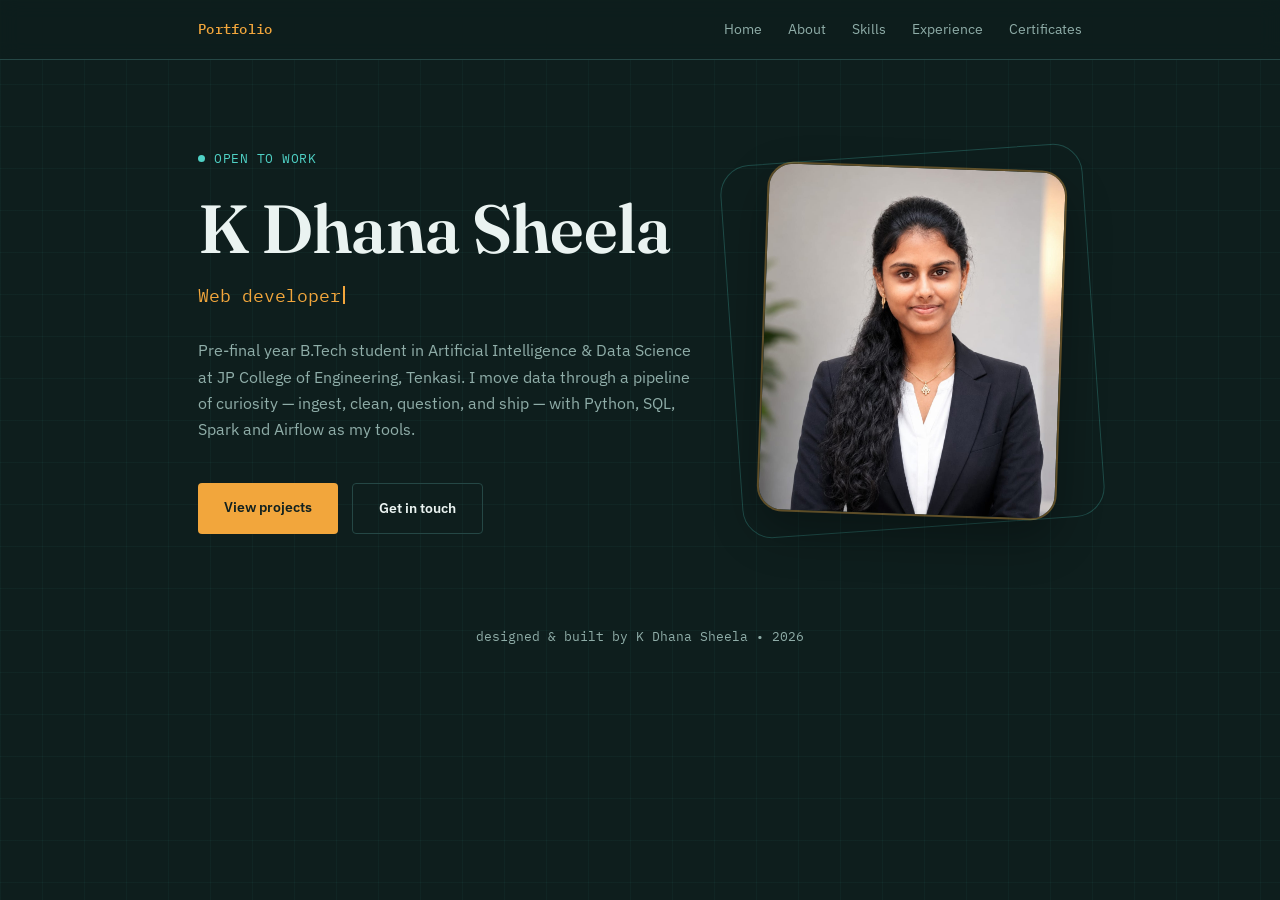
<file: index.html>
<!DOCTYPE html>
<html>

<head>
     <meta charset="UTF-8">
     <meta name="viewport" content="width=device-width, initial-scale=1.0">
     <title>Home | K Dhana Sheela</title>
     <link rel="stylesheet" href="style.css">
     <link rel="preconnect" href="https://fonts.googleapis.com">
     <link rel="preconnect" href="https://fonts.gstatic.com" crossorigin>
     <link href="https://fonts.googleapis.com/css2?family=Fraunces:opsz,wght@9..144,400;9..144,600;9..144,700&family=IBM+Plex+Sans:wght@400;500;600&family=IBM+Plex+Mono:wght@400;500&display=swap"
          rel="stylesheet">

</head>

<body>

<nav>
     <div class="wrap">
          <a class="logo" href="index.html"><span>Portfolio</span></a>
          <div class="navlinks">
               <a href="index.html">Home</a>
               <a href="about.html">About</a>
               <a href="skills.html">Skills</a>
               <a href="experience.html">Experience</a>
               <a href="certificate.html">Certificates</a>
               
               
          </div>
     </div>
</nav>

<header class="hero">
     <div class="wrap hero-grid">
          <div class="hero-copy">
               <div class="eyebrow">OPEN TO WORK</div>
               <h1>K Dhana Sheela</h1>
               <div class="role-line" id="roleLine"></div>
               <p class="lede">Pre-final year B.Tech student in Artificial Intelligence &amp; Data Science at JP College of
                    Engineering, Tenkasi. I move data through a pipeline of curiosity — ingest, clean, question, and ship —
                    with Python, SQL, Spark and Airflow as my tools.</p>
               <div class="cta-row">
                    <a href="projects.html" class="btn btn-primary">View projects</a>
                    <a href="contact.html" class="btn btn-ghost">Get in touch</a>
               </div>

               
          </div>

          <div class="hero-photo">
               <img src="image/photo.png" width="300" height="350" alt="K Dhana Sheela">
          </div>
     </div>
</header>
<footer>designed &amp; built by K Dhana Sheela • <span id="year"></span></footer>
     <script src="script.js"></script>
</body>

</html>
</file>
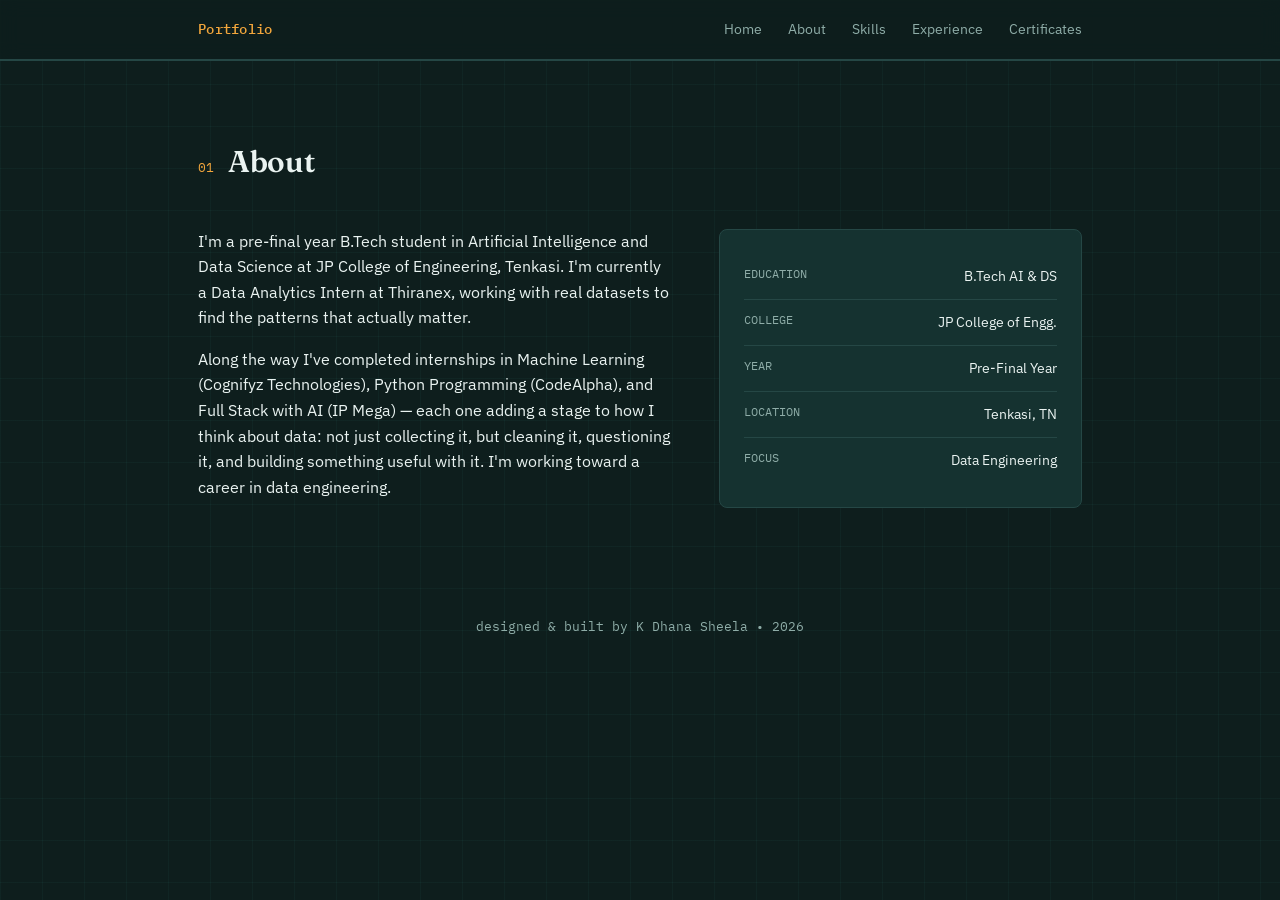
<file: about.html>
<!DOCTYPE html>
<html lang="en">

<head>
     <meta charset="UTF-8">
     <meta name="viewport" content="width=device-width, initial-scale=1.0">
     <title>About | K Dhana Sheela</title>
     <link rel="stylesheet" href="style.css">
     <link rel="preconnect" href="https://fonts.googleapis.com">
     <link rel="preconnect" href="https://fonts.gstatic.com" crossorigin>
     <link href="https://fonts.googleapis.com/css2?family=Fraunces:opsz,wght@9..144,400;9..144,600;9..144,700&family=IBM+Plex+Sans:wght@400;500;600&family=IBM+Plex+Mono:wght@400;500&display=swap"
          rel="stylesheet">
</head>

<body>
     <nav>
          <div class="wrap">
               <a class="logo" href="index.html"><span>Portfolio</span></a>
               <div class="navlinks">
                    <a href="index.html">Home</a>
                    <a href="about.html">About</a>
                    <a href="skills.html">Skills</a>
                    <a href="experience.html">Experience</a>
                    <a href="certificate.html">Certificates</a>
                    
                    
                    
               </div>
          </div>
     </nav>

     <section class="section" id="about">
          <div class="wrap">
               <div class="sec-head"><span class="sec-num">01</span><span class="sec-title">About</span></div>
               <div class="about-grid">
                    <div>
                         <p>I'm a pre-final year B.Tech student in Artificial Intelligence and Data Science at JP College of
                              Engineering, Tenkasi. I'm currently a Data Analytics Intern at Thiranex, working with real
                              datasets to find the patterns that actually matter.</p>
                         <p>Along the way I've completed internships in Machine Learning (Cognifyz Technologies), Python
                              Programming (CodeAlpha), and Full Stack with AI (IP Mega) — each one adding a stage to how I
                              think about data: not just collecting it, but cleaning it, questioning it, and building
                              something useful with it. I'm working toward a career in data engineering.</p>
                    </div>
                    <div class="info-card">
                         <div class="info-row"><span class="label">EDUCATION</span><span>B.Tech AI &amp; DS</span></div>
                         <div class="info-row"><span class="label">COLLEGE</span><span>JP College of Engg.</span></div>
                         <div class="info-row"><span class="label">YEAR</span><span>Pre-Final Year</span></div>
                         <div class="info-row"><span class="label">LOCATION</span><span>Tenkasi, TN</span></div>
                         <div class="info-row"><span class="label">FOCUS</span><span>Data Engineering</span></div>
                    </div>
               </div>
          </div>
     </section>

     <footer>designed &amp; built by K Dhana Sheela • <span id="year"></span></footer>
     <script src="script.js"></script>
</body>

</html>
</file>
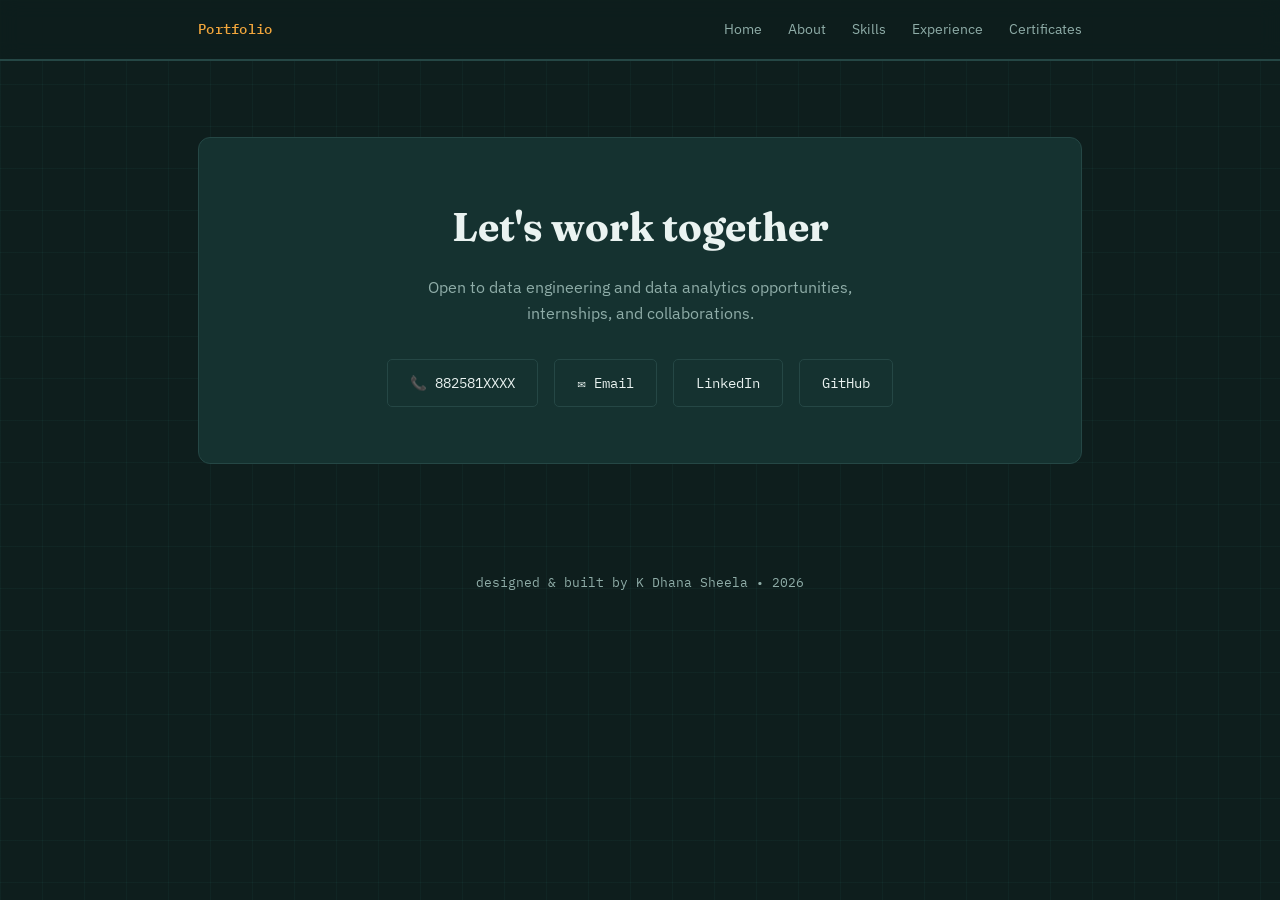
<file: contact.html>
<!DOCTYPE html>
<html lang="en">

<head>
     <meta charset="UTF-8">
     <meta name="viewport" content="width=device-width, initial-scale=1.0">
     <title>Contact | K Dhana Sheela</title>
     <link rel="stylesheet" href="style.css">
     <link rel="preconnect" href="https://fonts.googleapis.com">
     <link rel="preconnect" href="https://fonts.gstatic.com" crossorigin>
     <link href="https://fonts.googleapis.com/css2?family=Fraunces:opsz,wght@9..144,400;9..144,600;9..144,700&family=IBM+Plex+Sans:wght@400;500;600&family=IBM+Plex+Mono:wght@400;500&display=swap"
          rel="stylesheet">
</head>

<body>
     <nav>
          <div class="wrap">
               <a class="logo" href="index.html"><span>Portfolio</span></a>
               <div class="navlinks">
                    <a href="index.html">Home</a>
                    <a href="about.html">About</a>
                    <a href="skills.html">Skills</a>
                    <a href="experience.html">Experience</a>
                    <a href="certificate.html">Certificates</a>
                    
                    
                    
               </div>
          </div>
     </nav>

     <section class="section" id="contact">
          <div class="wrap">
               <div class="contact-box">
                    <h2>Let's work together</h2>
                    <p>Open to data engineering and data analytics opportunities, internships, and collaborations.</p>
                    <div class="contact-links">
                         <a href="tel:8825814987">📞 882581XXXX</a>
                         <a href="mailto:nalansheela@gmail.com">✉️ Email</a>
                         <a href="https://www.linkedin.com/in/k-dhana-sheela-a6aa27314" target="_blank"
                              rel="noopener">LinkedIn</a>
                         <a href="https://github.com/nalansheela-eng" target="_blank" rel="noopener">GitHub</a>
                    </div>
               </div>
          </div>
     </section>

     <footer>designed &amp; built by K Dhana Sheela • <span id="year"></span></footer>
     <script src="script.js"></script>
</body>

</html>
</file>
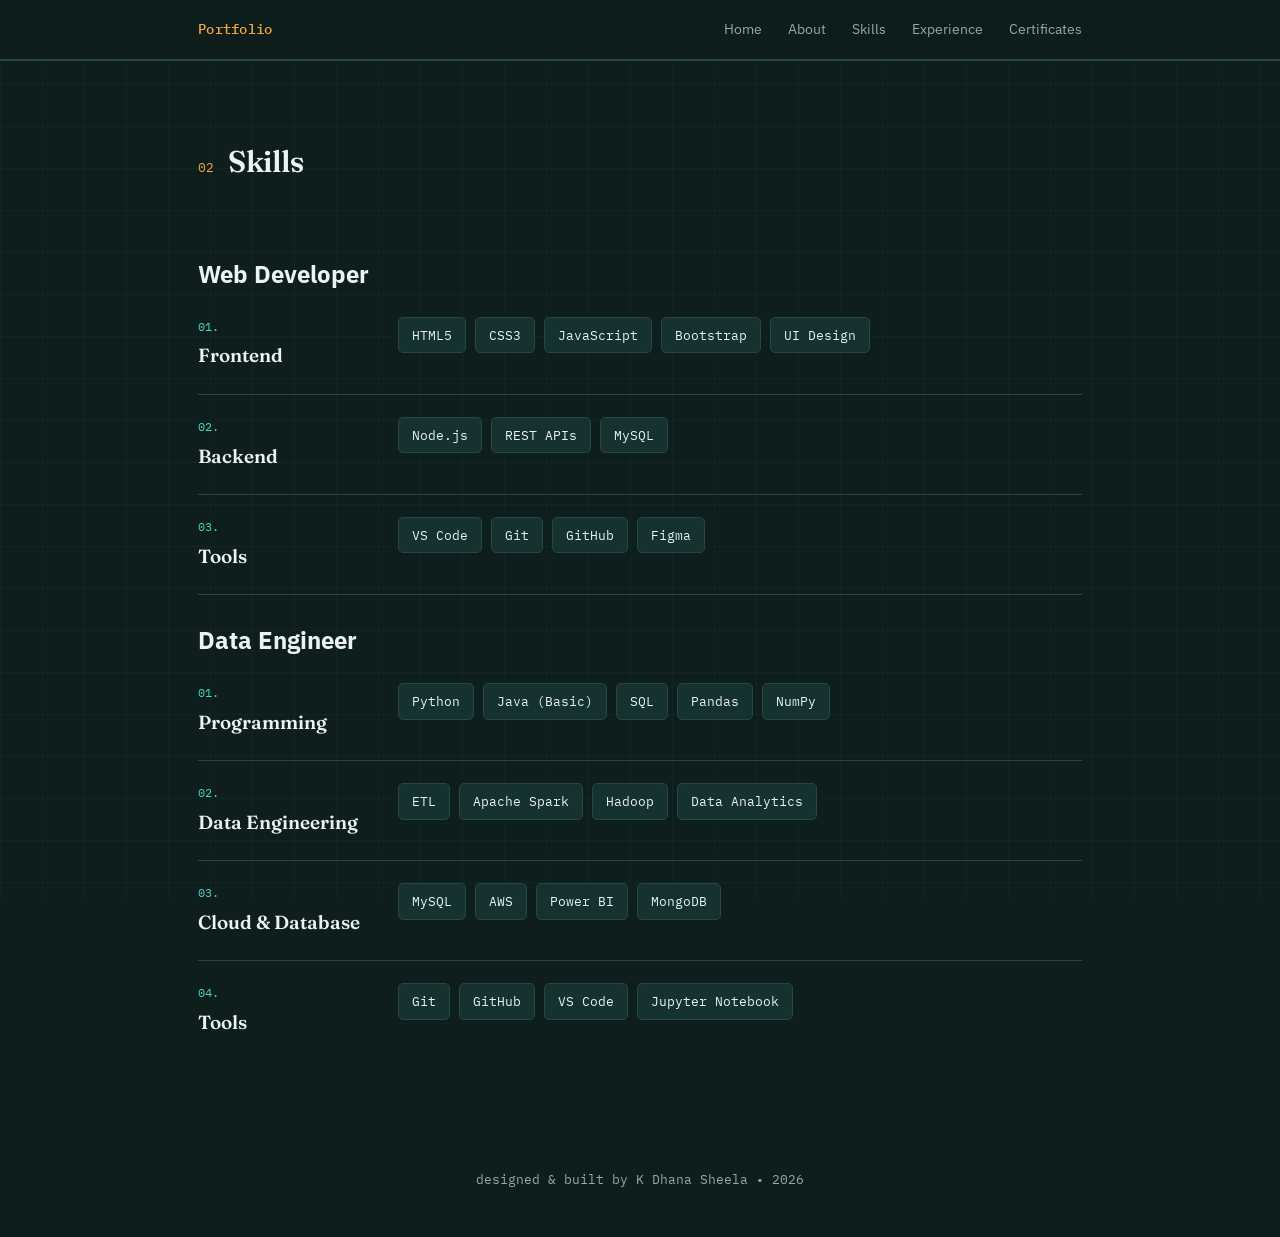
<file: skills.html>
<!DOCTYPE html>
<html lang="en">

<head>
     <meta charset="UTF-8">
     <meta name="viewport" content="width=device-width, initial-scale=1.0">
     <title>Skills | K Dhana Sheela</title>
     <link rel="stylesheet" href="style.css">
     <link rel="preconnect" href="https://fonts.googleapis.com">
     <link rel="preconnect" href="https://fonts.gstatic.com" crossorigin>
     <link href="https://fonts.googleapis.com/css2?family=Fraunces:opsz,wght@9..144,400;9..144,600;9..144,700&family=IBM+Plex+Sans:wght@400;500;600&family=IBM+Plex+Mono:wght@400;500&display=swap"
          rel="stylesheet">
</head>

<body>
     <nav>
          <div class="wrap"> <a class="logo" href="index.html"><span>Portfolio</span></a>
               <div class="navlinks"> 
                    <a href="index.html">Home</a>
                    <a href="about.html">About</a>
                    <a href="skills.html">Skills</a>
                    <a href="experience.html">Experience</a>
                    <a href="certificate.html">Certificates</a>
                    
               </div>
          </div>
     </nav>


<section class="section" id="skills">
     <div class="wrap">
          <div class="sec-head">
               <span class="sec-num">02</span>
               <span class="sec-title">Skills</span>
          </div>

          <br>

          <!-- Web Developer -->
          <h2>Web Developer</h2>

          <!-- Frontend -->
          <div class="skill-stage">
               <div>
                    <div class="stage-label">01.</div>
                    <div class="stage-name">Frontend</div>
               </div>
               <div class="chips">
                    <span class="chip">HTML5</span>
                    <span class="chip">CSS3</span>
                    <span class="chip">JavaScript</span>
                    <span class="chip">Bootstrap</span>
                    <span class="chip">UI Design</span>
               </div>
          </div>

          <!-- Backend -->
          <div class="skill-stage">
               <div>
                    <div class="stage-label">02.</div>
                    <div class="stage-name">Backend</div>
               </div>
               <div class="chips">
                    <span class="chip">Node.js</span>
                    <span class="chip">REST APIs</span>
                    <span class="chip">MySQL</span>
               </div>
          </div>

          <!-- Tools -->
          <div class="skill-stage">
               <div>
                    <div class="stage-label">03.</div>
                    <div class="stage-name">Tools</div>
               </div>
               <div class="chips">
                    <span class="chip">VS Code</span>
                    <span class="chip">Git</span>
                    <span class="chip">GitHub</span>
                    <span class="chip">Figma</span>
               </div>
          </div>

          <br>

          <!-- Data Engineer -->
          <h2>Data Engineer</h2>

          <!-- Programming -->
          <div class="skill-stage">
               <div>
                    <div class="stage-label">01.</div>
                    <div class="stage-name">Programming</div>
               </div>
               <div class="chips">
                    <span class="chip">Python</span>
                    <span class="chip">Java (Basic)</span>
                    <span class="chip">SQL</span>
                    <span class="chip">Pandas</span>
                    <span class="chip">NumPy</span>
               </div>
          </div>

          <!-- Data Engineering -->
          <div class="skill-stage">
               <div>
                    <div class="stage-label">02.</div>
                    <div class="stage-name">Data Engineering</div>
               </div>
               <div class="chips">
                    <span class="chip">ETL</span>
                    <span class="chip">Apache Spark</span>
                    <span class="chip">Hadoop</span>
                    <span class="chip">Data Analytics</span>
               </div>
          </div>

          <!-- Cloud & Database -->
          <div class="skill-stage">
               <div>
                    <div class="stage-label">03.</div>
                    <div class="stage-name">Cloud & Database</div>
               </div>
               <div class="chips">
                    <span class="chip">MySQL</span>
                    <span class="chip">AWS</span>
                    <span class="chip">Power BI</span>
                    <span class="chip">MongoDB</span>
               </div>
          </div>

          <!-- Tools -->
          <div class="skill-stage">
               <div>
                    <div class="stage-label">04.</div>
                    <div class="stage-name">Tools</div>
               </div>
               <div class="chips">
                    <span class="chip">Git</span>
                    <span class="chip">GitHub</span>
                    <span class="chip">VS Code</span>
                    <span class="chip">Jupyter Notebook</span>
               </div>
          </div>

     </div>
</section>

<footer>
     designed &amp; built by K Dhana Sheela • <span id="year"></span>
</footer>

<script src="script.js"></script>
</body>

</html>
</file>
<file: style.css>
:root {
     --bg: #0E1E1D;
     --surface: #153230;
     --ink: #EAF3F1;
     --muted: #8FADA8;
     --amber: #F2A63C;
     --mint: #4FD1C5;
     --line: #254745;
}

* {
     margin: 0;
     padding: 0;
     box-sizing: border-box;
}

html {
     scroll-behavior: smooth;
}

body {
     background: var(--bg);
     color: var(--ink);
     font-family: 'IBM Plex Sans', sans-serif;
     line-height: 1.65;
     -webkit-font-smoothing: antialiased;
}

a {
     color: inherit;
     text-decoration: none;
}

.wrap {
     max-width: 940px;
     margin: 0 auto;
     padding: 0 28px;
}

a:focus-visible,
button:focus-visible {
     outline: 2px solid var(--amber);
     outline-offset: 3px;
}

@media (prefers-reduced-motion: reduce) {
     * {
          animation-duration: 0.01ms !important;
          transition-duration: 0.01ms !important;
     }
}

/* subtle grid texture backdrop */
body::before {
     content: '';
     position: fixed;
     inset: 0;
     z-index: -1;
     pointer-events: none;
     background-image:
          linear-gradient(rgba(79, 209, 197, 0.045) 1px, transparent 1px),
          linear-gradient(90deg, rgba(79, 209, 197, 0.045) 1px, transparent 1px);
     background-size: 42px 42px;
}

/* NAV */
nav {
     position: sticky;
     top: 0;
     z-index: 50;
     background: rgba(14, 30, 29, 0.85);
     backdrop-filter: blur(10px);
     border-bottom: 1px solid var(--line);
}

nav .wrap {
     display: flex;
     align-items: center;
     justify-content: space-between;
     padding: 18px 28px;
}

.logo {
     font-family: 'IBM Plex Mono', monospace;
     font-size: 14px;
     font-weight: 500;
     letter-spacing: 0.02em;
}

.logo span {
     color: var(--amber);
}

.navlinks {
     display: flex;
     gap: 26px;
     font-size: 13.5px;
     color: var(--muted);
}

.navlinks a:hover,
.navlinks a.active {
     color: var(--mint);
}

@media (max-width:680px) {
     .navlinks {
          display: none;
     }
}

/* HERO */
.hero {
     padding: 88px 0 60px;
}

.hero-grid {
     display: grid;
     grid-template-columns: 1.2fr 0.8fr;
     gap: 36px;
     align-items: center;
}

.hero-copy {
     max-width: 640px;
}

.hero-photo {
     display: flex;
     justify-content: center;
     align-items: center;
     position: relative;
}

.hero-photo::before {
     content: '';
     position: absolute;
     inset: -12px;
     border-radius: 30px;
     border: 1px solid rgba(79, 209, 197, 0.25);
     transform: rotate(-4deg);
}

.hero-photo img {
     width: min(100%, 300px);
     aspect-ratio: 1;
     object-fit: cover;
     border-radius: 26px;
     border: 2px solid rgba(242, 166, 60, 0.35);
     box-shadow: 0 20px 46px rgba(0, 0, 0, 0.3);
     transform: rotate(2deg);
     transition: transform 0.3s ease, box-shadow 0.3s ease;
}

.hero-photo:hover img {
     transform: rotate(0deg) scale(1.02);
     box-shadow: 0 30px 70px rgba(0, 0, 0, 0.45);
}

.eyebrow {
     font-family: 'IBM Plex Mono', monospace;
     font-size: 12.5px;
     color: var(--mint);
     display: flex;
     align-items: center;
     gap: 9px;
     margin-bottom: 24px;
     letter-spacing: 0.04em;
}

.eyebrow::before {
     content: '';
     width: 7px;
     height: 7px;
     border-radius: 50%;
     background: var(--mint);
     animation: pulse 2s infinite;
}

@keyframes pulse {

     0%,
     100% {
          opacity: 1;
     }

     50% {
          opacity: 0.3;
     }
}

h1 {
     font-family: 'Fraunces', serif;
     font-optical-sizing: auto;
     font-size: clamp(40px, 6.5vw, 68px);
     font-weight: 600;
     letter-spacing: -0.01em;
     line-height: 1.04;
     margin-bottom: 18px;
}

.role-line {
     font-family: 'IBM Plex Mono', monospace;
     font-size: clamp(15px, 2.2vw, 18px);
     color: var(--amber);
     margin-bottom: 26px;
     min-height: 26px;
}

.role-line .cursor {
     display: inline-block;
     width: 2px;
     height: 1em;
     background: var(--amber);
     margin-left: 2px;
     vertical-align: -2px;
     animation: blink 1s step-start infinite;
}

@keyframes blink {
     50% {
          opacity: 0;
     }
}

.hero p.lede {
     max-width: 580px;
     color: var(--muted);
     font-size: 16px;
     margin-bottom: 40px;
}

.cta-row {
     display: flex;
     gap: 14px;
     flex-wrap: wrap;
}

.btn {
     font-family: 'IBM Plex Sans', sans-serif;
     font-weight: 600;
     font-size: 14px;
     padding: 13px 26px;
     border-radius: 4px;
     transition: all .18s ease;
     display: inline-block;
}

.btn-primary {
     background: var(--amber);
     color: #12211F;
}

.btn-primary:hover {
     background: var(--mint);
}

.btn-ghost {
     border: 1px solid var(--line);
     color: var(--ink);
}

.btn-ghost:hover {
     border-color: var(--mint);
     color: var(--mint);
}

/* PIPELINE — signature element */
.pipeline {
     margin-top: 56px;
     display: flex;
     align-items: center;
     gap: 0;
     border: 1px solid var(--line);
     border-radius: 8px;
     padding: 22px 24px;
     background: var(--surface);
     overflow-x: auto;
}

.pipe-stage {
     display: flex;
     flex-direction: column;
     align-items: center;
     gap: 8px;
     font-family: 'IBM Plex Mono', monospace;
     font-size: 12px;
     color: var(--muted);
     min-width: 100px;
     position: relative;
}

.pipe-dot {
     width: 10px;
     height: 10px;
     border-radius: 50%;
     background: var(--line);
     border: 2px solid var(--muted);
}

.pipe-stage.active .pipe-dot {
     background: var(--mint);
     border-color: var(--mint);
}

.pipe-stage.active {
     color: var(--mint);
}

.pipe-connector {
     flex: 1;
     height: 2px;
     background: var(--line);
     position: relative;
     min-width: 24px;
     margin-bottom: 20px;
}

.pipe-connector::after {
     content: '';
     position: absolute;
     top: -2px;
     left: 0;
     width: 8px;
     height: 6px;
     background: var(--amber);
     border-radius: 2px;
     animation: flow 3.2s linear infinite;
}

@keyframes flow {
     0% {
          left: 0;
          opacity: 0;
     }

     10% {
          opacity: 1;
     }

     90% {
          opacity: 1;
     }

     100% {
          left: calc(100% - 8px);
          opacity: 0;
     }
}

/* SECTION HEADER */
.section {
     padding: 76px 0;
     border-top: 1px solid var(--line);
}

.sec-head {
     display: flex;
     align-items: baseline;
     gap: 14px;
     margin-bottom: 42px;
}

.sec-num {
     font-family: 'IBM Plex Mono', monospace;
     font-size: 12.5px;
     color: var(--amber);
}

.sec-title {
     font-family: 'Fraunces', serif;
     font-size: 30px;
     font-weight: 600;
     letter-spacing: -0.01em;
}

/* ABOUT */
.about-grid {
     display: grid;
     grid-template-columns: 1.3fr 1fr;
     gap: 48px;
}

.about-grid p {
     color: var(--ink);
     margin-bottom: 16px;
     font-size: 15.5px;
}

.about-grid p:last-child {
     margin-bottom: 0;
}

.info-card {
     background: var(--surface);
     border: 1px solid var(--line);
     border-radius: 8px;
     padding: 24px;
     height: fit-content;
}

.info-row {
     display: flex;
     justify-content: space-between;
     padding: 11px 0;
     border-bottom: 1px solid var(--line);
     font-size: 14px;
}

.info-row:last-child {
     border-bottom: none;
}

.info-row .label {
     color: var(--muted);
     font-family: 'IBM Plex Mono', monospace;
     font-size: 11.5px;
}

@media (max-width:720px) {
     .about-grid {
          grid-template-columns: 1fr;
     }
}

/* SKILLS AS PIPELINE STAGES */
.skill-stage {
     display: grid;
     grid-template-columns: 180px 1fr;
     gap: 20px;
     padding: 22px 0;
     border-bottom: 1px solid var(--line);
     align-items: start;
}

.skill-stage:last-child {
     border-bottom: none;
}

.stage-label {
     font-family: 'IBM Plex Mono', monospace;
     font-size: 12px;
     color: var(--mint);
}

.stage-name {
     font-family: 'Fraunces', serif;
     font-size: 19px;
     font-weight: 600;
     margin-top: 4px;
}

.chips {
     display: flex;
     flex-wrap: wrap;
     gap: 9px;
}

.chip {
     font-family: 'IBM Plex Mono', monospace;
     font-size: 12.5px;
     padding: 7px 13px;
     border: 1px solid var(--line);
     border-radius: 5px;
     background: var(--surface);
     transition: border-color .15s, color .15s;
}

.chip:hover {
     border-color: var(--amber);
     color: var(--amber);
}

@media (max-width:640px) {
     .skill-stage {
          grid-template-columns: 1fr;
          gap: 8px;
     }
}

/* PROJECTS */
.projects {
     display: grid;
     gap: 18px;
}

.project-card {
     background: var(--surface);
     border: 1px solid var(--line);
     border-radius: 8px;
     padding: 28px;
     transition: transform .18s ease, border-color .18s ease;
}

.project-card:hover {
     transform: translateY(-3px);
     border-color: var(--mint);
}

.project-top {
     display: flex;
     justify-content: space-between;
     align-items: flex-start;
     gap: 16px;
     margin-bottom: 10px;
}

.project-title {
     font-family: 'Fraunces', serif;
     font-size: 20px;
     font-weight: 600;
}

.project-links {
     display: flex;
     gap: 12px;
     font-size: 13px;
     color: var(--mint);
     white-space: nowrap;
}

.project-desc {
     color: var(--muted);
     font-size: 14.5px;
     margin-bottom: 16px;
}

.project-stack {
     display: flex;
     flex-wrap: wrap;
     gap: 8px;
}

.tag {
     font-family: 'IBM Plex Mono', monospace;
     font-size: 11px;
     color: var(--muted);
     background: var(--bg);
     border: 1px solid var(--line);
     padding: 4px 9px;
     border-radius: 4px;
}

/* EXPERIENCE TIMELINE */
.timeline {
     border-left: 2px solid var(--line);
     padding-left: 28px;
     margin-left: 4px;
}

.tl-item {
     position: relative;
     padding-bottom: 34px;
}

.tl-item:last-child {
     padding-bottom: 0;
}

.tl-item::before {
     content: '';
     position: absolute;
     left: -33.5px;
     top: 4px;
     width: 9px;
     height: 9px;
     border-radius: 50%;
     background: var(--amber);
     border: 3px solid var(--bg);
     box-shadow: 0 0 0 2px var(--amber);
}

.tl-date {
     font-family: 'IBM Plex Mono', monospace;
     font-size: 11.5px;
     color: var(--amber);
     margin-bottom: 6px;
}

.tl-title {
     font-family: 'Fraunces', serif;
     font-size: 18px;
     font-weight: 600;
     margin-bottom: 4px;
}

.tl-org {
     color: var(--muted);
     font-size: 14px;
     margin-bottom: 8px;
}

.tl-desc {
     font-size: 14px;
}

/* ACHIEVEMENTS */
.achieve-grid {
     display: grid;
     grid-template-columns: repeat(2, 1fr);
     gap: 16px;
}

.achieve-card {
     background: var(--surface);
     border: 1px solid var(--line);
     border-radius: 8px;
     padding: 22px;
     display: flex;
     gap: 14px;
     align-items: flex-start;
}

.achieve-icon {
     width: 36px;
     height: 36px;
     border-radius: 7px;
     background: rgba(242, 166, 60, 0.12);
     color: var(--amber);
     display: flex;
     align-items: center;
     justify-content: center;
     font-size: 16px;
     flex-shrink: 0;
}

.achieve-title {
     font-family: 'Fraunces', serif;
     font-size: 15.5px;
     font-weight: 600;
     margin-bottom: 4px;
}

.achieve-org {
     font-size: 13px;
     color: var(--muted);
     margin-bottom: 6px;
}

.achieve-date {
     font-family: 'IBM Plex Mono', monospace;
     font-size: 11px;
     color: var(--mint);
}

@media (max-width:640px) {
     .achieve-grid {
          grid-template-columns: 1fr;
     }
}

/* TESTIMONIALS */
.testimonial-grid {
     display: grid;
     grid-template-columns: repeat(2, 1fr);
     gap: 18px;
     margin-top: 40px;
}

.testimonial-card {
     background: var(--surface);
     border: 1px solid var(--line);
     border-radius: 8px;
     padding: 26px;
}

.testimonial-quote {
     font-size: 14.5px;
     margin-bottom: 18px;
}

.testimonial-quote::before {
     content: '“';
     color: var(--amber);
     font-family: 'Fraunces', serif;
     font-size: 22px;
}

.testimonial-quote::after {
     content: '”';
     color: var(--amber);
     font-family: 'Fraunces', serif;
     font-size: 22px;
}

.testimonial-person {
     display: flex;
     align-items: center;
     gap: 12px;
}

.avatar {
     width: 38px;
     height: 38px;
     border-radius: 50%;
     background: var(--mint);
     color: #0E1E1D;
     display: flex;
     align-items: center;
     justify-content: center;
     font-family: 'Fraunces', serif;
     font-size: 14px;
     font-weight: 600;
}

.person-name {
     font-size: 13.5px;
     font-weight: 600;
}

.person-role {
     font-size: 12px;
     color: var(--muted);
}

.sub-note {
     font-family: 'IBM Plex Mono', monospace;
     font-size: 11.5px;
     color: var(--muted);
     margin-top: 12px;
}

@media (max-width:640px) {
     .testimonial-grid {
          grid-template-columns: 1fr;
     }
}

/* CONTACT */
.contact-box {
     background: var(--surface);
     border: 1px solid var(--line);
     border-radius: 12px;
     padding: 56px 40px;
     text-align: center;
}

.contact-box h2 {
     font-family: 'Fraunces', serif;
     font-size: clamp(28px, 4vw, 40px);
     margin-bottom: 14px;
}

.contact-box p {
     color: var(--muted);
     max-width: 480px;
     margin: 0 auto 32px;
}

.contact-links {
     display: flex;
     justify-content: center;
     gap: 16px;
     flex-wrap: wrap;
}

.contact-links a {
     font-family: 'IBM Plex Mono', monospace;
     font-size: 13.5px;
     padding: 12px 22px;
     border: 1px solid var(--line);
     border-radius: 5px;
     transition: border-color .15s, color .15s;
}

.contact-links a:hover {
     border-color: var(--amber);
     color: var(--amber);
}

footer {
     text-align: center;
     padding: 32px 0 48px;
     color: var(--muted);
     font-size: 12.5px;
     font-family: 'IBM Plex Mono', monospace;
}

@media (max-width:900px) {
     .hero-grid {
          grid-template-columns: 1fr;
     }

     .hero-photo {
          order: -1;
          margin-bottom: 12px;
     }
}

@media (max-width:600px) {
     .hero {
          padding: 60px 0 44px;
     }

     .section {
          padding: 56px 0;
     }

     .contact-box {
          padding: 40px 22px;
     }

     .pipeline {
          padding: 18px;
     }
}
</file>
